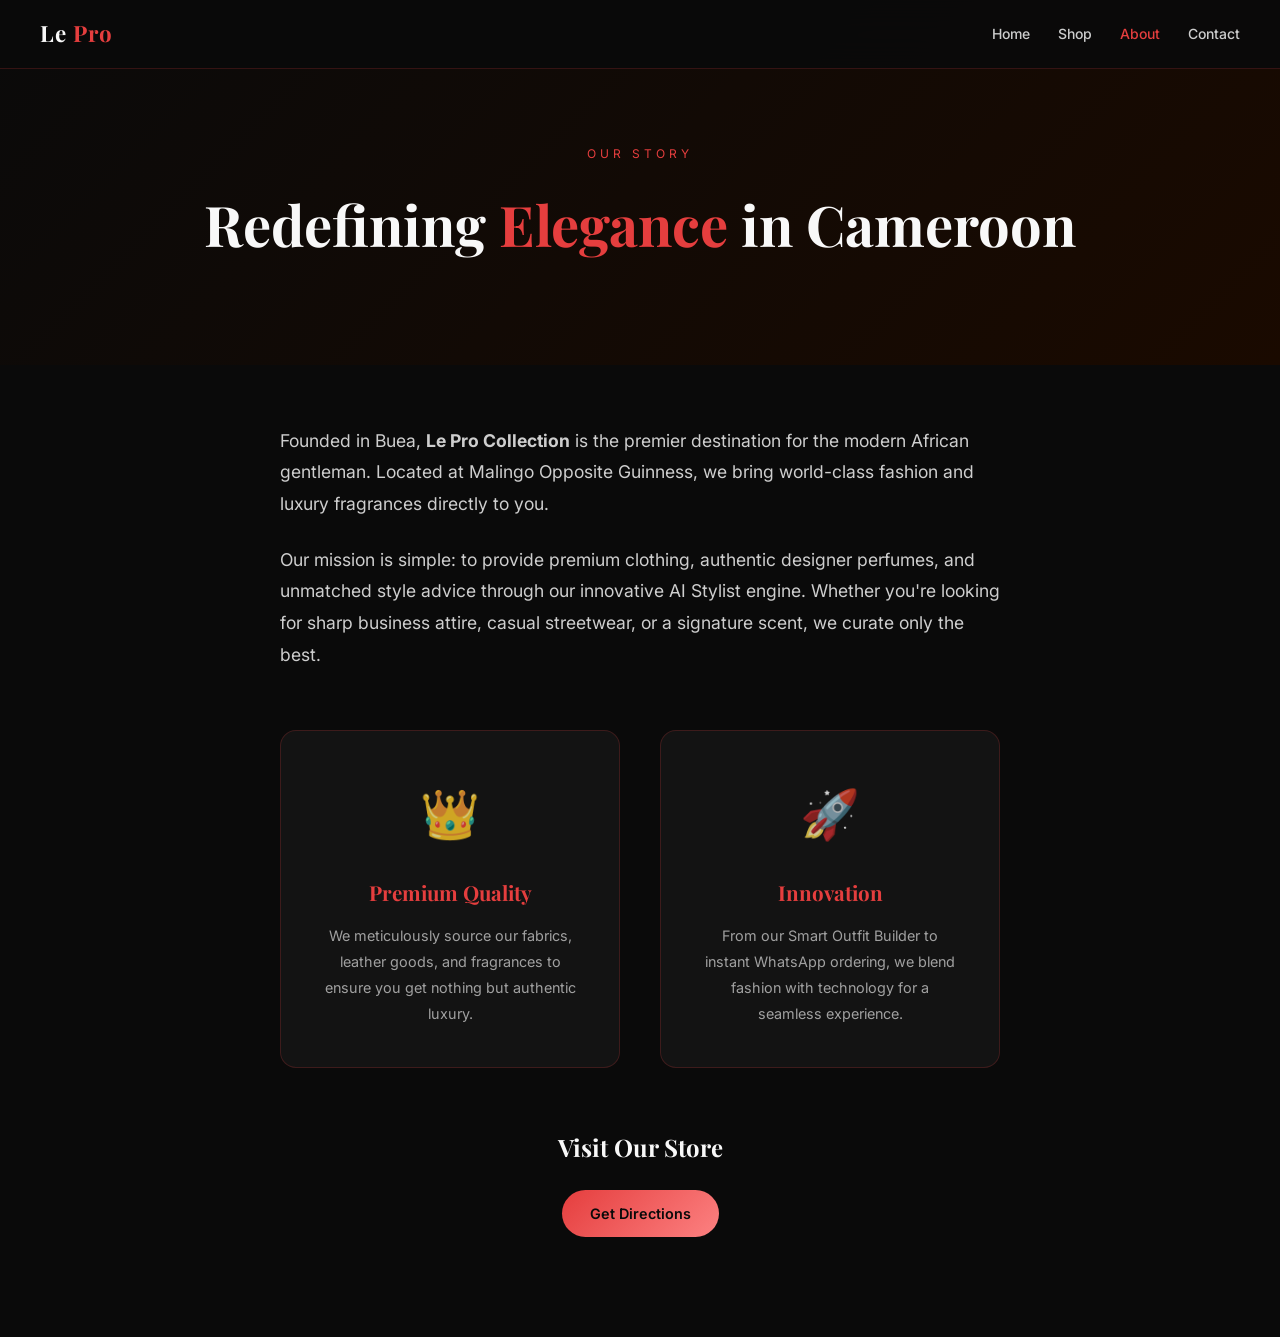
<file: about.html>
<!DOCTYPE html>
<html lang="en">
<head>
<meta charset="UTF-8"><meta name="viewport" content="width=device-width,initial-scale=1">
<title>About Us – Le Pro Collection</title>
<link rel="stylesheet" href="css/style.css">
<style>
.about-hero{padding:140px 40px 80px;text-align:center;background:linear-gradient(135deg,#0a0a0a,#1a0a00)}
.about-content{max-width:800px;margin:0 auto;padding:60px 40px;font-size:1.1rem;color:rgba(255,255,255,0.8);line-height:1.8}
.vision-grid{display:grid;grid-template-columns:1fr 1fr;gap:40px;margin-top:60px}
.vision-card{background:var(--glass);padding:40px;border-radius:var(--radius);border:1px solid var(--glass-border);text-align:center}
@media(max-width:768px){.vision-grid{grid-template-columns:1fr}}
</style>
</head>
<body>
<nav class="navbar scrolled">
  <a href="index.html" class="nav-logo">Le <span>Pro</span></a>
  <ul class="nav-links">
    <li><a href="index.html">Home</a></li>
    <li><a href="shop.html">Shop</a></li>
    <li><a href="about.html" style="color:var(--gold)">About</a></li>
    <li><a href="contact.html">Contact</a></li>
  </ul>
</nav>

<div class="about-hero">
  <div class="section-tag">Our Story</div>
  <h1 class="section-title">Redefining <span class="gold">Elegance</span> in Cameroon</h1>
</div>

<div class="about-content">
  <p style="margin-bottom:24px">Founded in Buea, <strong>Le Pro Collection</strong> is the premier destination for the modern African gentleman. Located at Malingo Opposite Guinness, we bring world-class fashion and luxury fragrances directly to you.</p>
  
  <p style="margin-bottom:24px">Our mission is simple: to provide premium clothing, authentic designer perfumes, and unmatched style advice through our innovative AI Stylist engine. Whether you're looking for sharp business attire, casual streetwear, or a signature scent, we curate only the best.</p>
  
  <div class="vision-grid">
    <div class="vision-card">
      <div style="font-size:3rem;margin-bottom:16px">👑</div>
      <h3 style="color:var(--gold);margin-bottom:12px;font-family:'Playfair Display'">Premium Quality</h3>
      <p style="font-size:.9rem;color:rgba(255,255,255,0.6)">We meticulously source our fabrics, leather goods, and fragrances to ensure you get nothing but authentic luxury.</p>
    </div>
    <div class="vision-card">
      <div style="font-size:3rem;margin-bottom:16px">🚀</div>
      <h3 style="color:var(--gold);margin-bottom:12px;font-family:'Playfair Display'">Innovation</h3>
      <p style="font-size:.9rem;color:rgba(255,255,255,0.6)">From our Smart Outfit Builder to instant WhatsApp ordering, we blend fashion with technology for a seamless experience.</p>
    </div>
  </div>
</div>

<div style="text-align:center;padding:0 20px 100px">
  <h2 style="font-family:'Playfair Display';margin-bottom:24px">Visit Our Store</h2>
  <a href="contact.html" class="btn btn-gold">Get Directions</a>
</div>

</body>
</html>
</file>
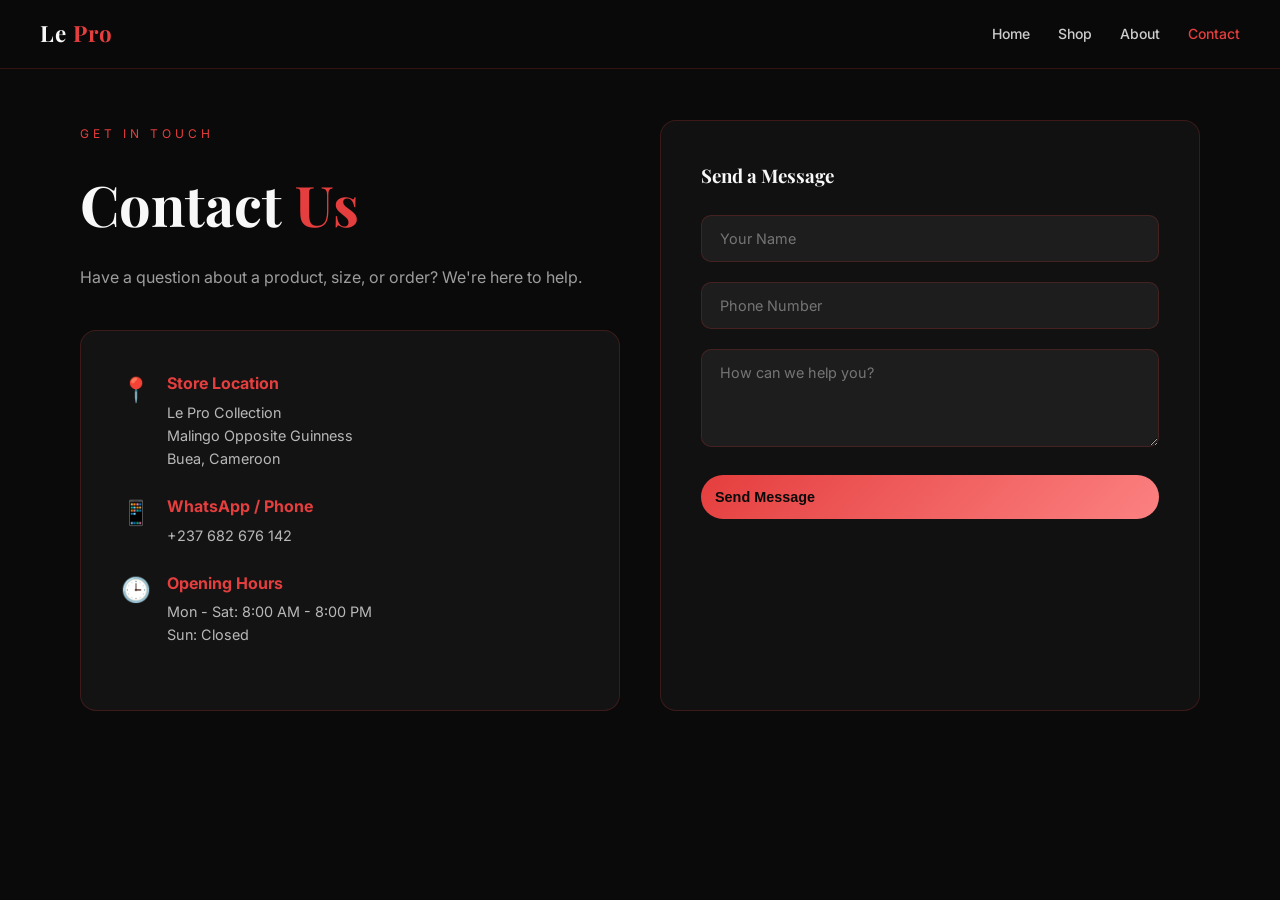
<file: contact.html>
<!DOCTYPE html>
<html lang="en">
<head>
<meta charset="UTF-8"><meta name="viewport" content="width=device-width,initial-scale=1">
<title>Contact Us – Le Pro Collection</title>
<link rel="stylesheet" href="css/style.css">
<style>
.contact-grid{display:grid;grid-template-columns:1fr 1fr;gap:40px;padding:120px 40px 80px;max-width:1200px;margin:0 auto}
.contact-info{background:var(--glass);padding:40px;border-radius:var(--radius);border:1px solid var(--glass-border)}
.contact-item{display:flex;gap:16px;margin-bottom:24px;align-items:flex-start}
.contact-icon{font-size:1.5rem}
@media(max-width:768px){.contact-grid{grid-template-columns:1fr}}
</style>
</head>
<body>
<nav class="navbar scrolled">
  <a href="index.html" class="nav-logo">Le <span>Pro</span></a>
  <ul class="nav-links">
    <li><a href="index.html">Home</a></li>
    <li><a href="shop.html">Shop</a></li>
    <li><a href="about.html">About</a></li>
    <li><a href="contact.html" style="color:var(--gold)">Contact</a></li>
  </ul>
</nav>

<div class="contact-grid">
  <div>
    <div class="section-tag">Get In Touch</div>
    <h1 class="section-title">Contact <span class="gold">Us</span></h1>
    <p style="color:rgba(255,255,255,0.6);margin-bottom:40px">Have a question about a product, size, or order? We're here to help.</p>
    
    <div class="contact-info">
      <div class="contact-item">
        <div class="contact-icon">📍</div>
        <div>
          <h4 style="color:var(--gold);margin-bottom:4px">Store Location</h4>
          <p style="color:rgba(255,255,255,0.7);font-size:.9rem">Le Pro Collection<br>Malingo Opposite Guinness<br>Buea, Cameroon</p>
        </div>
      </div>
      <div class="contact-item">
        <div class="contact-icon">📱</div>
        <div>
          <h4 style="color:var(--gold);margin-bottom:4px">WhatsApp / Phone</h4>
          <p style="color:rgba(255,255,255,0.7);font-size:.9rem">+237 682 676 142</p>
        </div>
      </div>
      <div class="contact-item">
        <div class="contact-icon">🕒</div>
        <div>
          <h4 style="color:var(--gold);margin-bottom:4px">Opening Hours</h4>
          <p style="color:rgba(255,255,255,0.7);font-size:.9rem">Mon - Sat: 8:00 AM - 8:00 PM<br>Sun: Closed</p>
        </div>
      </div>
    </div>
  </div>
  
  <div style="background:var(--black2);padding:40px;border-radius:var(--radius);border:1px solid var(--glass-border)">
    <h3 style="margin-bottom:24px;font-family:'Playfair Display'">Send a Message</h3>
    <div class="form-group"><input type="text" class="form-input" placeholder="Your Name"></div>
    <div class="form-group"><input type="text" class="form-input" placeholder="Phone Number"></div>
    <div class="form-group"><textarea class="form-input" rows="4" placeholder="How can we help you?"></textarea></div>
    <button class="btn btn-gold" style="width:100%;padding:14px" onclick="alert('Message sent! We will contact you soon.')">Send Message</button>
  </div>
</div>
</body>
</html>
</file>
<file: css/style.css>
@import url('https://fonts.googleapis.com/css2?family=Playfair+Display:wght@400;700;900&family=Inter:wght@300;400;500;600;700&family=Bebas+Neue&display=swap');

:root {
  --gold: #E53E3E;
  --gold-light: #FC8181;
  --gold-dim: rgba(229,62,62,0.15);
  --black: #0A0A0A;
  --black2: #111111;
  --black3: #1a1a1a;
  --white: #F8F8F8;
  --glass: rgba(255,255,255,0.04);
  --glass-border: rgba(229,62,62,0.2);
  --radius: 16px;
  --shadow: 0 8px 32px rgba(0,0,0,0.4);
}

*,*::before,*::after{box-sizing:border-box;margin:0;padding:0}
html{scroll-behavior:smooth}
body{background:var(--black);color:var(--white);font-family:'Inter',sans-serif;line-height:1.6;overflow-x:hidden}

/* SCROLLBAR */
::-webkit-scrollbar{width:6px}
::-webkit-scrollbar-track{background:var(--black2)}
::-webkit-scrollbar-thumb{background:var(--gold);border-radius:3px}

/* TYPOGRAPHY */
h1,h2,h3,.serif{font-family:'Playfair Display',serif}
.bebas{font-family:'Bebas Neue',sans-serif;letter-spacing:2px}
.gold{color:var(--gold)}
.gold-gradient{background:linear-gradient(135deg,var(--gold),var(--gold-light),var(--gold));-webkit-background-clip:text;-webkit-text-fill-color:transparent;background-clip:text}

/* GLASS CARD */
.glass{background:var(--glass);border:1px solid var(--glass-border);backdrop-filter:blur(20px);-webkit-backdrop-filter:blur(20px);border-radius:var(--radius)}

/* BUTTONS */
.btn{display:inline-flex;align-items:center;gap:8px;padding:12px 28px;border-radius:50px;font-weight:600;font-size:.9rem;cursor:pointer;border:none;transition:all .3s ease;text-decoration:none}
.btn-gold{background:linear-gradient(135deg,var(--gold),var(--gold-light));color:var(--black)}
.btn-gold:hover{transform:translateY(-2px);box-shadow:0 8px 25px rgba(229,62,62,0.4)}
.btn-outline{background:transparent;border:1px solid var(--gold);color:var(--gold)}
.btn-outline:hover{background:var(--gold);color:var(--black)}
.btn-white{background:var(--white);color:var(--black)}
.btn-white:hover{background:var(--gold-light);transform:translateY(-2px)}
.btn-wa{background:#25D366;color:#fff}
.btn-wa:hover{background:#128C7E;transform:translateY(-2px)}

/* NAV */
.navbar{position:fixed;top:0;left:0;right:0;z-index:1000;padding:16px 40px;display:flex;align-items:center;justify-content:space-between;transition:all .4s ease}
.navbar.scrolled{background:rgba(10,10,10,0.95);backdrop-filter:blur(20px);border-bottom:1px solid var(--glass-border)}
.nav-logo{font-family:'Playfair Display',serif;font-size:1.4rem;font-weight:700;color:var(--white);text-decoration:none;letter-spacing:1px}
.nav-logo span{color:var(--gold)}
.nav-links{display:flex;align-items:center;gap:28px;list-style:none}
.nav-links a{color:rgba(255,255,255,0.8);text-decoration:none;font-size:.875rem;font-weight:500;transition:color .3s;position:relative}
.nav-links a:hover{color:var(--gold)}
.nav-links a::after{content:'';position:absolute;bottom:-4px;left:0;width:0;height:1px;background:var(--gold);transition:width .3s}
.nav-links a:hover::after{width:100%}
.nav-actions{display:flex;align-items:center;gap:16px}
.nav-icon{position:relative;cursor:pointer;color:var(--white);text-decoration:none;font-size:1.2rem;transition:color .3s}
.nav-icon:hover{color:var(--gold)}
.badge{position:absolute;top:-8px;right:-8px;background:var(--gold);color:var(--black);border-radius:50%;width:18px;height:18px;font-size:.6rem;font-weight:700;display:flex;align-items:center;justify-content:center}
.hamburger{display:none;flex-direction:column;gap:5px;cursor:pointer;padding:4px}
.hamburger span{width:24px;height:2px;background:var(--white);transition:all .3s;display:block}
.mobile-menu{display:none;position:fixed;top:0;left:0;right:0;bottom:0;background:rgba(10,10,10,0.98);z-index:999;flex-direction:column;align-items:center;justify-content:center;gap:32px}
.mobile-menu.open{display:flex}
.mobile-menu a{font-family:'Playfair Display',serif;font-size:2rem;color:var(--white);text-decoration:none}
.mobile-menu a:hover{color:var(--gold)}
.close-menu{position:absolute;top:24px;right:28px;font-size:2rem;cursor:pointer;color:var(--white)}

/* HERO */
.hero{min-height:100vh;display:flex;align-items:center;position:relative;overflow:hidden}
.hero-bg{position:absolute;inset:0;background:linear-gradient(135deg,#0a0a0a 0%,#1a0e00 50%,#0a0a0a 100%)}
.hero-particles{position:absolute;inset:0;overflow:hidden}
.particle{position:absolute;width:2px;height:2px;background:var(--gold);border-radius:50%;animation:float 8s infinite ease-in-out}
.hero-content{position:relative;z-index:2;max-width:800px;padding:0 40px}
.hero-tag{display:inline-block;padding:6px 20px;border:1px solid var(--gold);color:var(--gold);font-size:.75rem;letter-spacing:3px;text-transform:uppercase;margin-bottom:24px;border-radius:50px}
.hero h1{font-size:clamp(3rem,8vw,7rem);font-weight:900;line-height:1;margin-bottom:24px}
.hero p{font-size:1.1rem;color:rgba(255,255,255,0.7);max-width:500px;margin-bottom:40px}
.hero-btns{display:flex;gap:16px;flex-wrap:wrap}
.hero-scroll{position:absolute;bottom:40px;left:50%;transform:translateX(-50%);display:flex;flex-direction:column;align-items:center;gap:8px;color:rgba(255,255,255,0.5);font-size:.75rem;letter-spacing:2px}
.scroll-line{width:1px;height:50px;background:linear-gradient(to bottom,var(--gold),transparent);animation:scrollPulse 2s infinite}

/* SECTIONS */
.section{padding:100px 40px}
.section-header{text-align:center;margin-bottom:64px}
.section-tag{display:inline-block;color:var(--gold);font-size:.75rem;letter-spacing:4px;text-transform:uppercase;margin-bottom:16px}
.section-title{font-size:clamp(2rem,5vw,3.5rem);font-weight:700;margin-bottom:16px}
.section-sub{color:rgba(255,255,255,0.6);max-width:500px;margin:0 auto}

/* PRODUCT CARD */
.product-card{background:var(--glass);border:1px solid var(--glass-border);border-radius:var(--radius);overflow:hidden;transition:all .4s ease;cursor:pointer;position:relative}
.product-card:hover{transform:translateY(-8px);border-color:var(--gold);box-shadow:0 20px 60px rgba(229,62,62,0.15)}
.product-img{position:relative;overflow:hidden;aspect-ratio:3/4}
.product-img img{width:100%;height:100%;object-fit:cover;transition:transform .6s ease}
.product-card:hover .product-img img{transform:scale(1.08)}
.product-badge{position:absolute;top:12px;left:12px;padding:4px 12px;border-radius:50px;font-size:.7rem;font-weight:700;letter-spacing:1px;text-transform:uppercase}
.badge-new{background:var(--gold);color:var(--black)}
.badge-trending{background:#E53E3E;color:#fff}
.badge-limited{background:linear-gradient(135deg,#667eea,#764ba2);color:#fff}
.badge-luxury{background:linear-gradient(135deg,var(--gold),#9B2C2C);color:var(--black)}
.badge-bestseller{background:#38A169;color:#fff}
.product-wish{position:absolute;top:12px;right:12px;width:36px;height:36px;background:rgba(10,10,10,0.7);border:1px solid var(--glass-border);border-radius:50%;display:flex;align-items:center;justify-content:center;cursor:pointer;transition:all .3s;font-size:1rem;text-decoration:none}
.product-wish:hover,.product-wish.active{background:var(--gold);border-color:var(--gold)}
.product-actions{position:absolute;bottom:-60px;left:0;right:0;display:flex;gap:8px;padding:12px;transition:bottom .3s ease}
.product-card:hover .product-actions{bottom:0}
.product-info{padding:20px}
.product-name{font-weight:600;margin-bottom:4px;font-size:.95rem;white-space:nowrap;overflow:hidden;text-overflow:ellipsis}
.product-cat{font-size:.75rem;color:rgba(255,255,255,0.5);margin-bottom:12px}
.product-price{display:flex;align-items:center;gap:10px}
.price-main{color:var(--gold);font-weight:700;font-size:1.1rem}
.price-old{color:rgba(255,255,255,0.4);font-size:.85rem;text-decoration:line-through}

/* GRID */
.grid-4{display:grid;grid-template-columns:repeat(4,1fr);gap:24px}
.grid-3{display:grid;grid-template-columns:repeat(3,1fr);gap:24px}
.grid-2{display:grid;grid-template-columns:repeat(2,1fr);gap:24px}

/* FLASH SALE */
.flash-section{background:linear-gradient(135deg,var(--black2),var(--black3));border-top:1px solid var(--glass-border);border-bottom:1px solid var(--glass-border)}
.countdown{display:flex;gap:16px;justify-content:center;margin:32px 0}
.count-box{background:var(--black);border:1px solid var(--gold);border-radius:12px;padding:20px 24px;text-align:center;min-width:80px}
.count-num{font-family:'Bebas Neue',sans-serif;font-size:2.5rem;color:var(--gold);line-height:1}
.count-label{font-size:.65rem;letter-spacing:2px;text-transform:uppercase;color:rgba(255,255,255,0.5)}
.colon{font-family:'Bebas Neue',sans-serif;font-size:2.5rem;color:var(--gold);align-self:center;margin-bottom:16px}

/* PERFUME SHOWCASE */
.perfume-card{background:linear-gradient(135deg,rgba(229,62,62,0.05),rgba(0,0,0,0));border:1px solid var(--glass-border);border-radius:var(--radius);padding:32px;text-align:center;transition:all .4s;position:relative;overflow:hidden}
.perfume-card::before{content:'';position:absolute;top:-50%;left:-50%;width:200%;height:200%;background:radial-gradient(circle,rgba(229,62,62,0.05) 0%,transparent 70%);opacity:0;transition:opacity .4s}
.perfume-card:hover::before{opacity:1}
.perfume-card:hover{transform:translateY(-6px);border-color:var(--gold);box-shadow:0 20px 50px rgba(229,62,62,0.1)}
.perfume-img{width:160px;height:200px;object-fit:cover;border-radius:12px;margin:0 auto 20px;display:block;transition:transform .4s}
.perfume-card:hover .perfume-img{transform:scale(1.05) translateY(-4px)}
.scent-tags{display:flex;gap:6px;flex-wrap:wrap;justify-content:center;margin:12px 0}
.scent-tag{padding:3px 10px;border-radius:50px;font-size:.65rem;border:1px solid var(--gold);color:var(--gold)}

/* REVIEWS */
.review-card{background:var(--glass);border:1px solid var(--glass-border);border-radius:var(--radius);padding:32px;position:relative}
.review-card::before{content:'\201C';font-family:'Playfair Display',serif;font-size:5rem;color:var(--gold);opacity:.2;position:absolute;top:8px;left:20px;line-height:1}
.review-stars{color:var(--gold);font-size:1.1rem;margin-bottom:16px}
.review-text{color:rgba(255,255,255,0.8);font-style:italic;margin-bottom:20px}
.reviewer{display:flex;align-items:center;gap:12px}
.reviewer-avatar{width:44px;height:44px;border-radius:50%;object-fit:cover;border:2px solid var(--gold)}
.reviewer-name{font-weight:600;font-size:.9rem}
.reviewer-loc{font-size:.75rem;color:rgba(255,255,255,0.5)}

/* GALLERY */
.gallery-grid{display:grid;grid-template-columns:repeat(4,1fr);grid-template-rows:repeat(2,200px);gap:8px}
.gallery-item{overflow:hidden;border-radius:8px;position:relative;cursor:pointer}
.gallery-item:first-child{grid-column:span 2;grid-row:span 2}
.gallery-item img{width:100%;height:100%;object-fit:cover;transition:transform .5s}
.gallery-item:hover img{transform:scale(1.1)}
.gallery-overlay{position:absolute;inset:0;background:rgba(0,0,0,0);display:flex;align-items:center;justify-content:center;transition:background .3s}
.gallery-item:hover .gallery-overlay{background:rgba(229,62,62,0.2)}

/* MAP */
#storeMap{height:350px;border-radius:var(--radius);border:1px solid var(--glass-border)}

/* WHATSAPP FLOAT */
.wa-float{position:fixed;bottom:32px;right:32px;z-index:999;width:60px;height:60px;background:#25D366;border-radius:50%;display:flex;align-items:center;justify-content:center;box-shadow:0 8px 25px rgba(37,211,102,0.4);cursor:pointer;animation:waPulse 2.5s infinite;text-decoration:none;font-size:1.5rem}
.wa-float:hover{transform:scale(1.1);background:#128C7E}
.wa-tooltip{position:absolute;right:72px;background:var(--black2);border:1px solid var(--glass-border);padding:8px 16px;border-radius:8px;white-space:nowrap;font-size:.8rem;opacity:0;transition:opacity .3s;pointer-events:none}
.wa-float:hover .wa-tooltip{opacity:1}

/* FOOTER */
footer{background:var(--black2);border-top:1px solid var(--glass-border);padding:80px 40px 40px}
.footer-grid{display:grid;grid-template-columns:2fr 1fr 1fr 1fr;gap:40px;margin-bottom:60px}
.footer-logo{font-family:'Playfair Display',serif;font-size:1.8rem;font-weight:700;margin-bottom:16px}
.footer-desc{color:rgba(255,255,255,0.5);font-size:.875rem;max-width:280px;margin-bottom:24px}
.footer-socials{display:flex;gap:12px}
.social-btn{width:38px;height:38px;border:1px solid var(--glass-border);border-radius:50%;display:flex;align-items:center;justify-content:center;color:rgba(255,255,255,0.6);cursor:pointer;transition:all .3s;font-size:.9rem;text-decoration:none}
.social-btn:hover{border-color:var(--gold);color:var(--gold)}
.footer-title{font-weight:600;margin-bottom:20px;color:var(--gold);font-size:.875rem;letter-spacing:2px;text-transform:uppercase}
.footer-links{list-style:none;display:flex;flex-direction:column;gap:10px}
.footer-links a{color:rgba(255,255,255,0.5);text-decoration:none;font-size:.875rem;transition:color .3s}
.footer-links a:hover{color:var(--gold)}
.footer-bottom{border-top:1px solid var(--glass-border);padding-top:32px;display:flex;justify-content:space-between;align-items:center;flex-wrap:wrap;gap:16px;color:rgba(255,255,255,0.4);font-size:.8rem}

/* ANIMATIONS */
@keyframes float{0%,100%{transform:translateY(0) scale(1);opacity:.6}50%{transform:translateY(-20px) scale(1.2);opacity:1}}
@keyframes scrollPulse{0%,100%{opacity:.5;transform:scaleY(1)}50%{opacity:1;transform:scaleY(1.2)}}
@keyframes waPulse{0%,100%{box-shadow:0 8px 25px rgba(37,211,102,0.4)}50%{box-shadow:0 8px 40px rgba(37,211,102,0.7)}}
@keyframes fadeUp{from{opacity:0;transform:translateY(30px)}to{opacity:1;transform:translateY(0)}}
@keyframes shimmer{0%{background-position:-200% 0}100%{background-position:200% 0}}
.fade-up{animation:fadeUp .6s ease forwards;opacity:0}
.delay-1{animation-delay:.1s}.delay-2{animation-delay:.2s}.delay-3{animation-delay:.3s}.delay-4{animation-delay:.4s}

/* FILTER BAR */
.filter-bar{display:flex;gap:10px;flex-wrap:wrap;margin-bottom:40px}
.filter-btn{padding:8px 20px;border:1px solid var(--glass-border);border-radius:50px;background:transparent;color:rgba(255,255,255,0.7);cursor:pointer;font-size:.85rem;transition:all .3s}
.filter-btn.active,.filter-btn:hover{border-color:var(--gold);color:var(--gold);background:var(--gold-dim)}

/* FORM */
.form-group{margin-bottom:20px}
.form-label{display:block;font-size:.8rem;letter-spacing:1px;text-transform:uppercase;color:rgba(255,255,255,0.6);margin-bottom:8px}
.form-input{width:100%;padding:14px 18px;background:rgba(255,255,255,0.05);border:1px solid var(--glass-border);border-radius:10px;color:var(--white);font-size:.9rem;transition:border .3s;outline:none;font-family:'Inter',sans-serif}
.form-input:focus{border-color:var(--gold)}
.form-select{width:100%;padding:14px 18px;background:var(--black2);border:1px solid var(--glass-border);border-radius:10px;color:var(--white);font-size:.9rem;outline:none;cursor:pointer}
.form-select:focus{border-color:var(--gold)}

/* TOAST */
.toast{position:fixed;bottom:100px;right:32px;z-index:9999;background:var(--black2);border:1px solid var(--gold);border-radius:12px;padding:16px 24px;min-width:260px;display:flex;align-items:center;gap:12px;transform:translateX(200px);opacity:0;transition:all .4s ease;pointer-events:none}
.toast.show{transform:translateX(0);opacity:1}
.toast-icon{font-size:1.2rem}
.toast-msg{font-size:.875rem}

/* CART PAGE */
.cart-item{display:flex;gap:20px;padding:24px;background:var(--glass);border:1px solid var(--glass-border);border-radius:var(--radius);margin-bottom:16px;align-items:center}
.cart-item-img{width:90px;height:90px;border-radius:10px;object-fit:cover}
.cart-item-info{flex:1}
.cart-item-name{font-weight:600;margin-bottom:4px}
.cart-item-meta{font-size:.8rem;color:rgba(255,255,255,0.5)}
.qty-control{display:flex;align-items:center;gap:12px;margin-top:10px}
.qty-btn{width:28px;height:28px;border:1px solid var(--glass-border);border-radius:50%;background:transparent;color:var(--white);cursor:pointer;font-size:1rem;display:flex;align-items:center;justify-content:center;transition:all .3s}
.qty-btn:hover{border-color:var(--gold);color:var(--gold)}
.qty-num{font-weight:600;min-width:24px;text-align:center}

/* ADMIN */
.admin-sidebar{position:fixed;left:0;top:0;bottom:0;width:260px;background:var(--black2);border-right:1px solid var(--glass-border);padding:32px 0;z-index:100;overflow-y:auto}
.admin-main{margin-left:260px;min-height:100vh;padding:32px}
.admin-nav-item{display:flex;align-items:center;gap:12px;padding:12px 24px;color:rgba(255,255,255,0.6);cursor:pointer;transition:all .3s;font-size:.875rem;text-decoration:none;border-left:3px solid transparent}
.admin-nav-item:hover,.admin-nav-item.active{color:var(--gold);background:var(--gold-dim);border-left-color:var(--gold)}
.stat-card{background:var(--glass);border:1px solid var(--glass-border);border-radius:var(--radius);padding:28px;position:relative;overflow:hidden}
.stat-card::before{content:'';position:absolute;top:-30px;right:-30px;width:100px;height:100px;border-radius:50%;opacity:.1}
.stat-val{font-size:2rem;font-weight:700;color:var(--gold);margin-bottom:4px}
.stat-label{font-size:.8rem;color:rgba(255,255,255,0.5)}

/* RESPONSIVE */
@media(max-width:1024px){
  .grid-4{grid-template-columns:repeat(2,1fr)}
  .footer-grid{grid-template-columns:1fr 1fr}
  .gallery-grid{grid-template-columns:repeat(3,1fr)}
  .dashboard-grid{grid-template-columns:repeat(2,1fr)}
}
@media(max-width:768px){
  .navbar{padding:16px 20px}
  .nav-links{display:none}
  .hamburger{display:flex}
  .section{padding:60px 20px}
  .hero-content{padding:0 20px}
  .grid-3,.grid-4{grid-template-columns:repeat(2,1fr);gap:16px}
  .grid-2{grid-template-columns:1fr}
  .footer-grid{grid-template-columns:1fr}
  .gallery-grid{grid-template-columns:repeat(2,1fr);grid-template-rows:auto}
  .gallery-item:first-child{grid-column:span 2;grid-row:span 1}
  .admin-sidebar{transform:translateX(-100%);transition:transform .3s;box-shadow:4px 0 20px rgba(0,0,0,0.5)}
  .admin-sidebar.open{transform:translateX(0)}
  .admin-main{margin-left:0;padding:16px}
  .dashboard-grid{grid-template-columns:1fr}
  .admin-menu-btn{display:block !important;background:var(--glass);color:var(--white);border:1px solid var(--glass-border);padding:8px 16px;border-radius:8px;margin-bottom:16px;cursor:pointer}
}
@media(max-width:480px){
  .grid-3,.grid-4{grid-template-columns:1fr}
  .hero h1{font-size:2.5rem}
  .countdown{gap:8px}
  .count-box{padding:14px 16px;min-width:60px}
}
</file>
